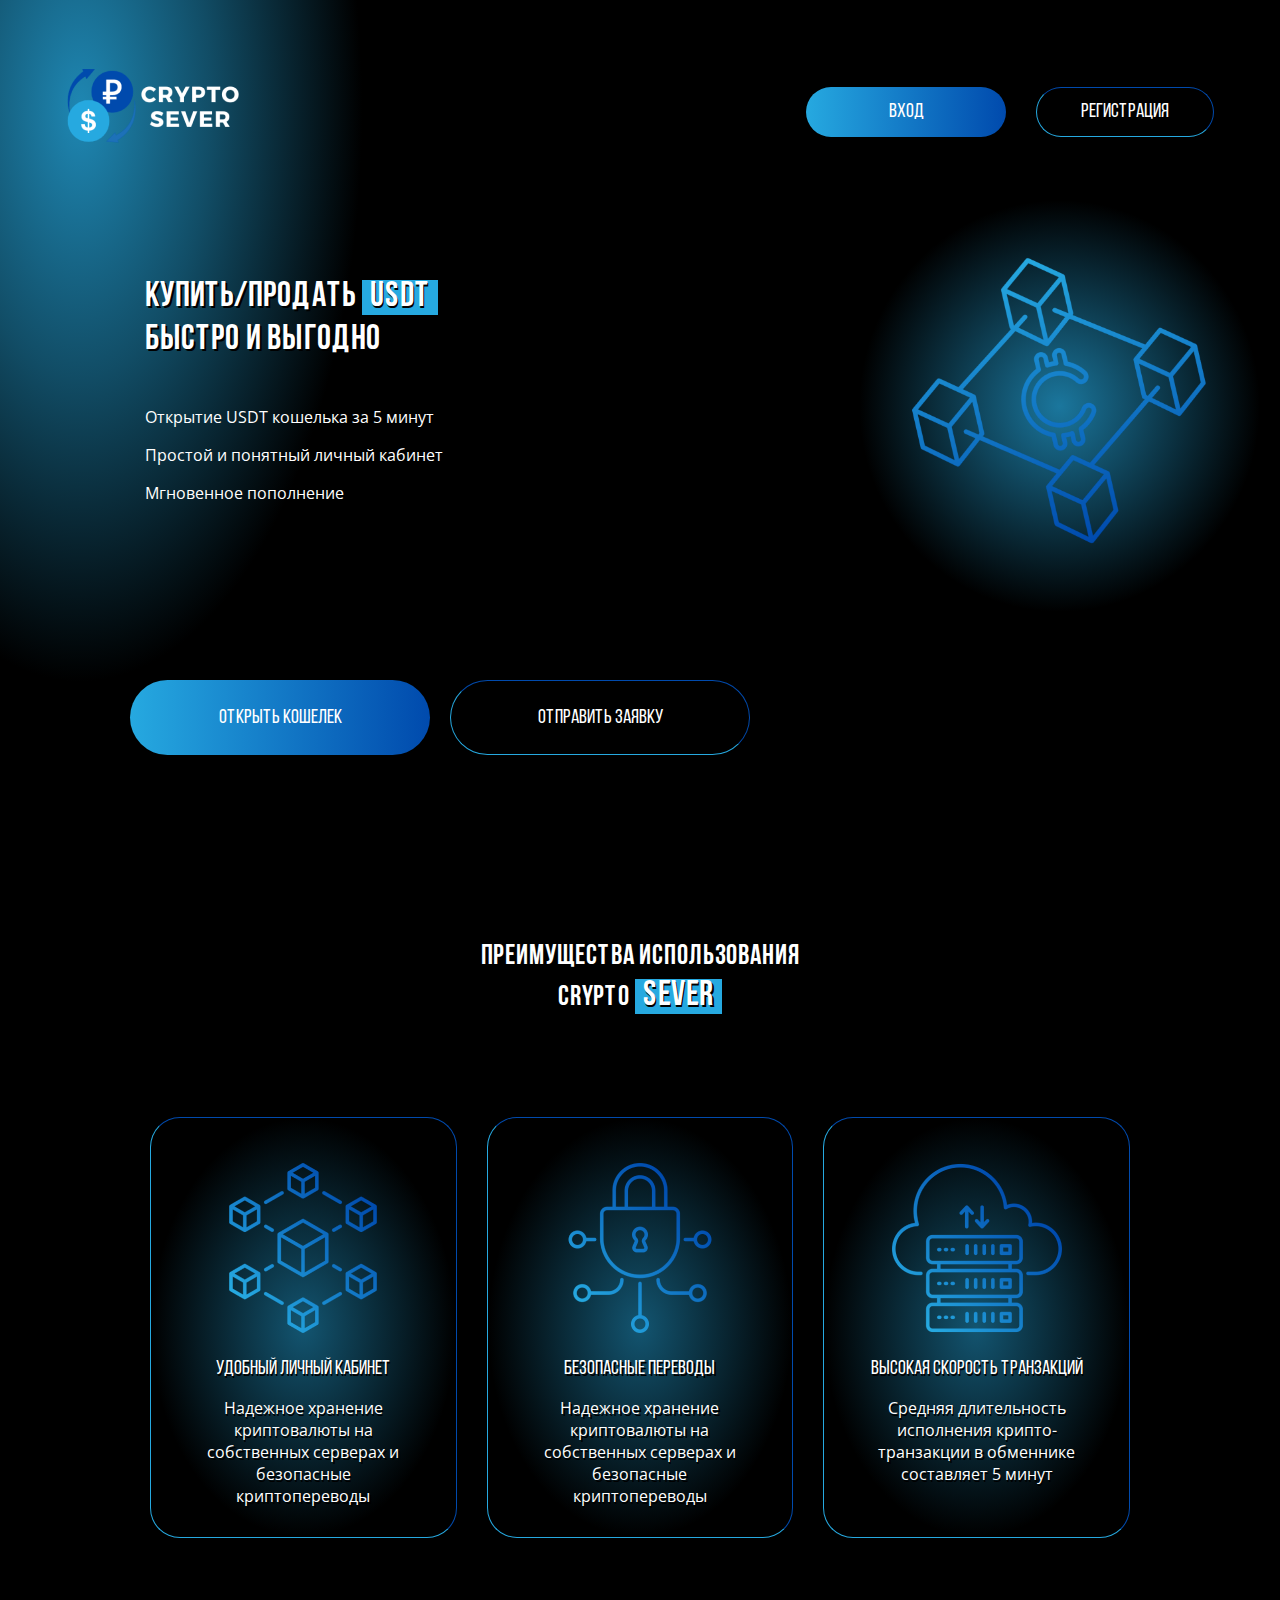
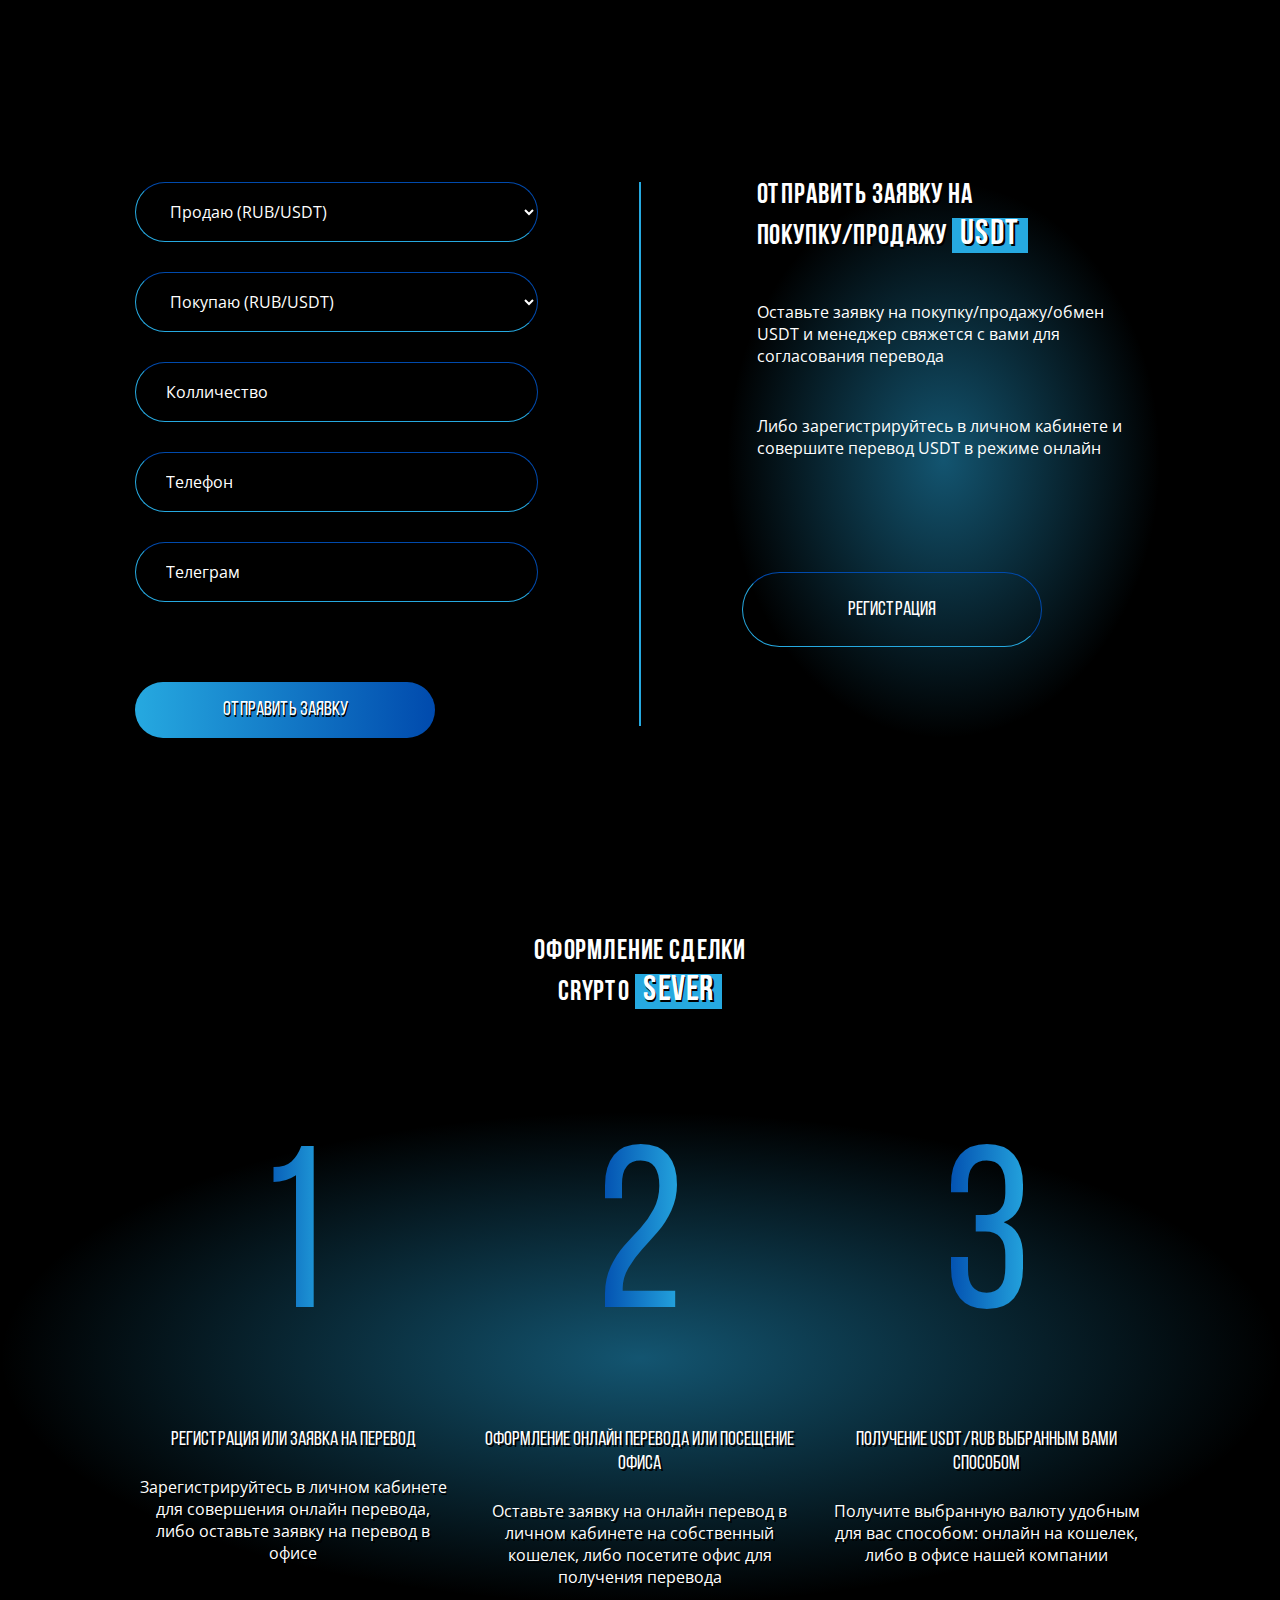
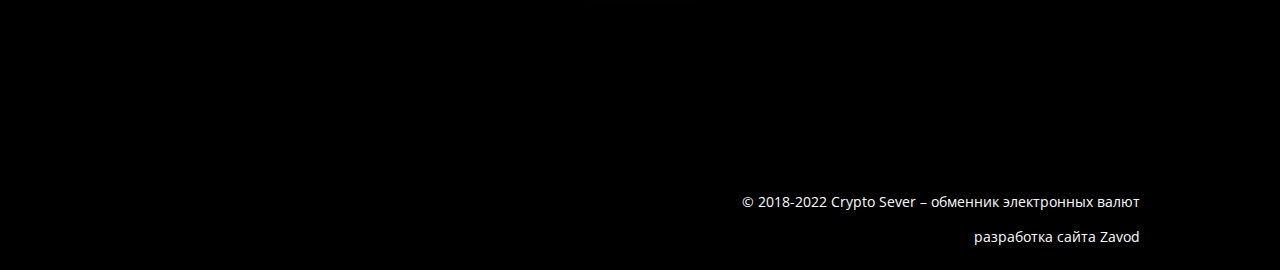
<file: index.html>
<!DOCTYPE html>
<html lang="en">
<head>
    <meta charset="UTF-8">
    <meta http-equiv="X-UA-Compatible" content="IE=edge">
    <meta name="viewport" content="width=device-width, initial-scale=1.0">
    <title>Document</title>
    <link rel="stylesheet" href="https://cdn.jsdelivr.net/npm/bootstrap@4.0.0/dist/css/bootstrap.min.css" integrity="sha384-Gn5384xqQ1aoWXA+058RXPxPg6fy4IWvTNh0E263XmFcJlSAwiGgFAW/dAiS6JXm" crossorigin="anonymous">
    <link rel="stylesheet" href="css/style.css">
</head>
<body>
    
    <div class="container-fluid body">
        <div class="gradient1 row">
            <div class="col-12">
                <div class="row header">
                    <div class="col-md-3 col-6 mt-5 imageLogo">
                        <img src="images/logo.png" alt="img">
                    </div>
                    <div class="col-md-9 col-6 d-flex justify-content-end myNavbar">
                        <nav class="navbar navbar-expand-md navbar-dark ">  
                            <button class="navbar-toggler" type="button" data-toggle="collapse" data-target="#navbarNav" aria-controls="navbarNav" aria-expanded="false" aria-label="Toggle navigation">
                              <span class="navbar-toggler-icon"></span>
                            </button>
                            <div class="collapse navbar-collapse" id="navbarNav">
                                <ul class="navbar-nav signreg ">
                               
                                <li class="nav-item    sign">
                                  <a class="nav-link" href="user.html">вход</a>
                                </li>
                                <li class="nav-item    reg">
                                  <a class="nav-link" href="#">Регистрация</a>
                                </li>
                              </ul>
                            </div>
                          </nav>
                    </div>
                </div>
            </div>            
        </div>

         
        

        
        <div class="row  main">
            <div class="col-12 mainInner">
                <div class="gradient2">  
                    <img width="100%"   src="images/unname.png" alt="img">
                </div>
                <div class="mainInnerText">
                    <h1 class="buy">КУПИТЬ/ПРОДАТЬ <span class="usid">USDT</span></h1> 
                    <h1 class="buy  mb-5"> Быстро и Выгодно</h1>
                    <p class="simple mt-md-0 mt-5">Открытие USDT кошелька за 5 минут</p>
                    <p class="simple">Простой и понятный личный кабинет</p>
                    <p class="simple simple1">Мгновенное пополнение </p>
                </div>
            </div> 
        </div>
                        
                        
    
   
        <div class="row justify-content-start openSend">
            <div class="open col-md-3 col-12 mb-5">
                <a href="">открыть кошелек</a> 
            </div>
            <div class="col-md-3 col-12 send   mb-5 ">
                <a href="">отправить заявку</a>
            </div>
        </div>
                
            

        <div class="row justify-content-between criptoSerer ">
            <div class="col-12 cliptSerer1 ">        
                <h2 class=" buy1 ">преимущества использования 
                </h2> 
                <h2 class=" buy1 mb-5 "> crypto <span class="usid">sever</span></h2>
            </div>
        </div>


        <div class="row justify-content-between ">        
            <div class="col-md-12">
                <div class="row kardContainer ">
                    <div class="col-md-4 d-flex justify-content-center">
                        <div class="kard d-flex gradient4 border-gradient-rounded">
                            <div class="mb-4 kardImage"><img src="images/blockchain 1.png" alt="kardImage">
                            </div>
                            <div class="mb-2"><h4>удобный личный кабинет</h4>
                            </div>
                            <div class="kardP"><p>Надежное хранение криптовалюты
                                        на собственных серверах и безопасные криптопереводы</p>
                            </div>
                        </div>
                    </div>
                            
                    <div class="col-md-4 d-flex justify-content-center">
                        <div class="kard d-flex gradient3">
                            <div class="mb-4 kardImage"><img src="images/cryptography 2.png" alt="kardImage">
                            </div>
                            <div class="mb-2"><h4>БЕЗОПАСНЫЕ ПЕРЕВОДЫ</h4>
                            </div>
                            <div class="kardP"><p>Надежное хранение криптовалюты
                                        на собственных серверах и безопасные криптопереводы</p>
                            </div>
                        </div>
                    </div>
                    <div class="col-md-4 d-flex justify-content-center">
                        <div class="kard d-flex gradient4">
                            <div class="mb-4 kardImage"><img src="images/hosting 1.png" alt="kardImage">
                            </div>
                            <div class="mb-2"><h4>Высокая скорость транзакций</h4>
                            </div> 
                            <div class="kardP"><p>Средняя длительность исполнения крипто-транзакции в обменнике составляет 5 минут</p>   
                            </div>
                        </div>   
                    </div>
                </div>     
            </div>
        </div>        
        
            
        

       


                <div class="row inputContainer">
                    <div class="col-md-5 col-12">
                        <form action="">
                                <select class="select1" name="" id="">
                                <option class="optionColor" value="" disabled selected hidden>Продаю (RUB/USDT) </option>
                                </select>
                                
                                <select class="select1" name="" id="">
                                <option class="optionColor" value="" disabled selected hidden>Покупаю (RUB/USDT) </option>
                                </select>
                                <input class="select1" type="text" placeholder="Колличество">
                                <input class="select1" type="text" placeholder="Телефон">
                                <input class="select1" type="text" placeholder="Телеграм">
                                <button class="open1  ">
                                    Отправить заявку 
                                </button>
                        </form>
                    </div>
                    <div class="col-2  line ">
                        <img src="images/line.svg" alt="">
                    </div>
                    <div class="col-5   formDiscription">
                        <div class="row formDiscriptionInner">
                            <div class="col-12">
                                <h2 class=" buy1 ">отправить заявку на  
                                </h2> 
                                <h2 class=" buy1 mb-5 ">  покупку/продажу <span class="usid"> usdt</span></h2>
                                <p class=" mb-5 ">Оставьте заявку на покупку/продажу/обмен USDT и менеджер
                                    свяжется с вами для согласования перевода</p>
                                <p class=" mb-5 ">Либо зарегистрируйтесь в личном кабинете и совершите
                                        перевод USDT в режиме онлайн</p>
                            </div>
                        </div>
                        <div class="reg1">
                            <a class="nav-item nav-link" href="#">Регистрация</a>
                        </div>
                    </div>
                </div>

                <div class="row justify-content-between contract">
            
                    <div class="col-12 cliptSerer1">
                        <h2 class=" buy1 ">оформление сделки      
                        </h2> 
                        <h2 class=" buy1 mb-5 "> crypto <span class="usid">sever</span></h2>
                    </div>
                </div>
            
                      
                <div class="row kardContainer gradient3">
                    <div class="col-md-4">
                        <div class="kard1 kardGradient d-flex ">
                            <div class="mb-4 "><p class="number">1</p>
                            </div>
                            <div class="mb-3"><h4>регистрация или заявка
                                    на перевод</h4>
                            </div>
                            <div class="kard1P"><p>Зарегистрируйтесь в личном кабинете для совершения онлайн перевода, либо оставьте заявку на перевод в офисе</p>
                            </div>
                        </div>        
                    </div>
                    <div class="col-md-4 ">
                        <div class="kard1 d-flex ">
                            <div class="mb-4 "><p class="number">2</p>
                            </div>
                            <div class="mb-3"><h4>оформление онлайн перевода или
                                    Посещение офиса</h4>
                            </div>
                            <div class="kard1P"><p>Оставьте заявку на онлайн перевод в личном кабинете на собственный кошелек, либо посетите офис для получения перевода</p>
                            </div>
                        </div>          
                    </div>
                    <div class="col-md-4 kardGradient">
                        <div class="kard1 d-flex ">
                            <div class="mb-4 "><p class="number">3</p>
                            </div>  
                            <div class="mb-3"><h4>Получение USDt/RUB выбранным
                                    вами способом</h4>
                            </div>
                                <div class="kard1P"><p>Получите выбранную валюту удобным для вас способом: онлайн на кошелек, либо в офисе нашей компании</p>
                            </div>
                        </div>  
                    </div>  
                </div>
              


                    <div class="row">
                        <div class="col-12 footer mb-2">    
                            <p>© 2018-2022 Crypto Sever – обменник электронных валют</p> 
                            <p>разработка сайта Zavod</p>
                        </div>
                    </div>
           
 
            


      
    
</div>

    
<script src="https://code.jquery.com/jquery-3.2.1.slim.min.js" integrity="sha384-KJ3o2DKtIkvYIK3UENzmM7KCkRr/rE9/Qpg6aAZGJwFDMVNA/GpGFF93hXpG5KkN" crossorigin="anonymous"></script>
<script src="https://cdn.jsdelivr.net/npm/popper.js@1.12.9/dist/umd/popper.min.js" integrity="sha384-ApNbgh9B+Y1QKtv3Rn7W3mgPxhU9K/ScQsAP7hUibX39j7fakFPskvXusvfa0b4Q" crossorigin="anonymous"></script>
<script src="https://cdn.jsdelivr.net/npm/bootstrap@4.0.0/dist/js/bootstrap.min.js" integrity="sha384-JZR6Spejh4U02d8jOt6vLEHfe/JQGiRRSQQxSfFWpi1MquVdAyjUar5+76PVCmYl" crossorigin="anonymous"></script>
</body>
</html>
</file>
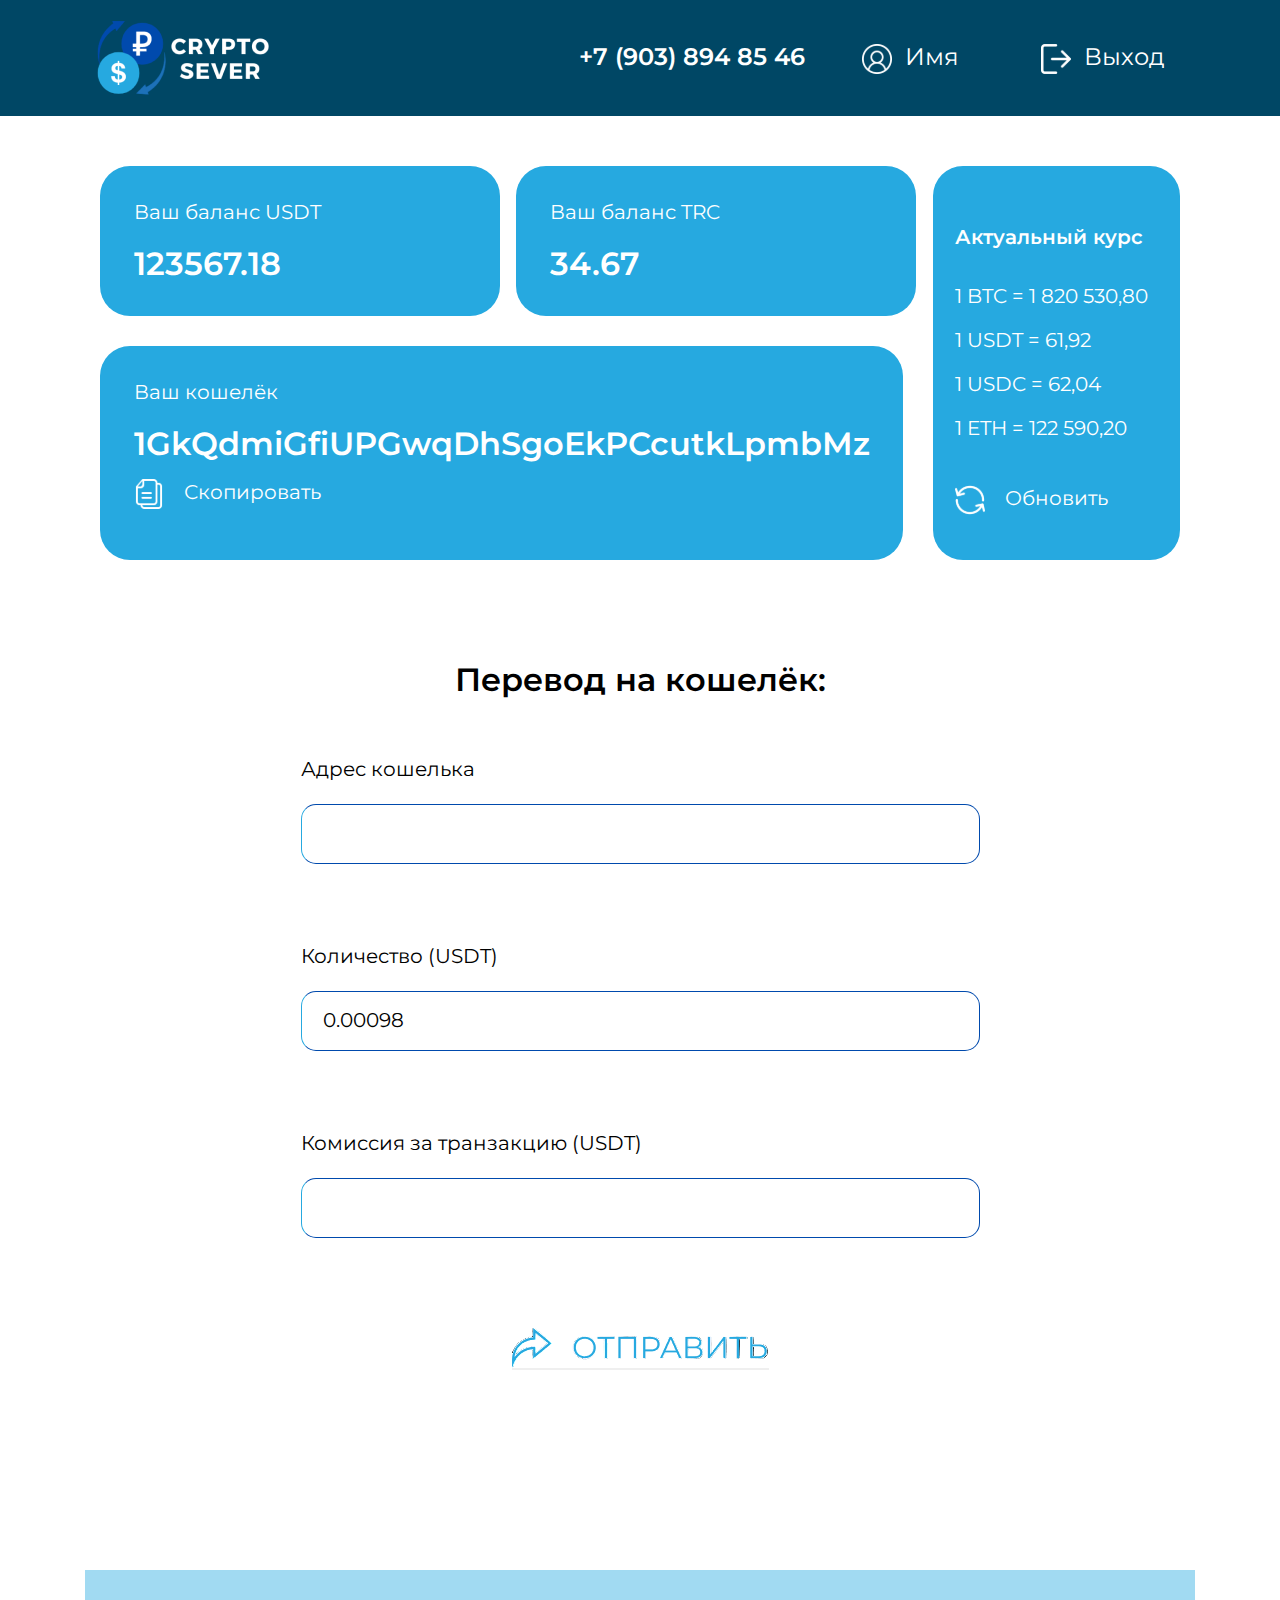
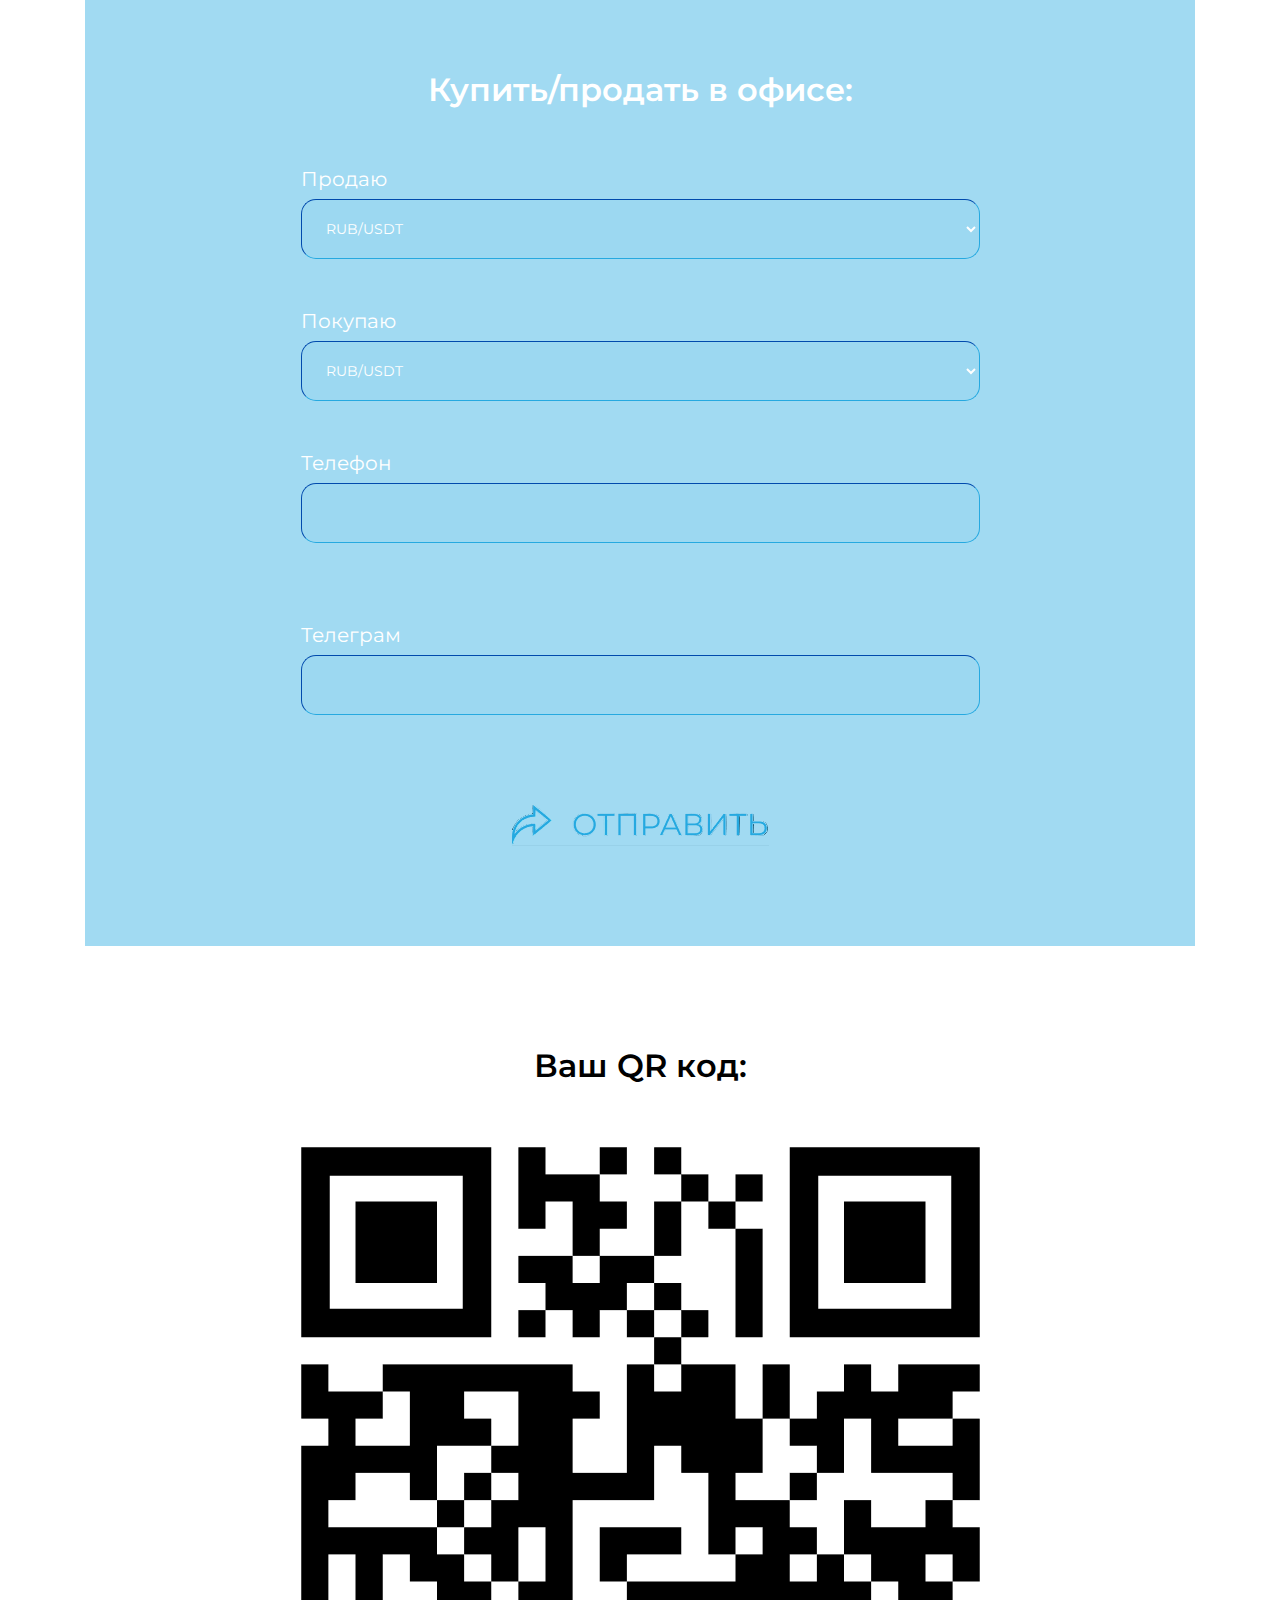
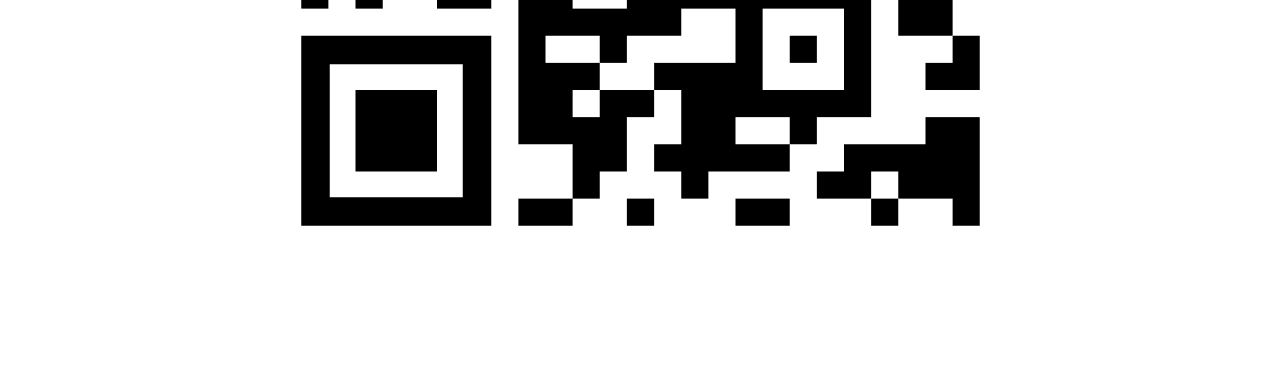
<file: user.html>
<!DOCTYPE html>
<html lang="en">
<head>
    <meta charset="UTF-8">
    <meta http-equiv="X-UA-Compatible" content="IE=edge">
    <meta name="viewport" content="width=device-width, initial-scale=1.0">
    <title>Document</title>
    
    <link rel="stylesheet" href="https://cdn.jsdelivr.net/npm/bootstrap@4.0.0/dist/css/bootstrap.min.css" integrity="sha384-Gn5384xqQ1aoWXA+058RXPxPg6fy4IWvTNh0E263XmFcJlSAwiGgFAW/dAiS6JXm" crossorigin="anonymous">
    
    <link rel="stylesheet" href="css/style.css">
</head>
<body>
   <div class="container-fluid containerAll">

   
<div class="container">
    <div class="row userBody justify-content-between  align-items-center">
        <div class="col-xl-5 col-md-3 col-5  logoImageUser d-flex justify-content-start">
            <div class="logoImageUser1">
               <img  src="images/logo.png" alt="img"> 
            </div>
            
        </div>
        <div class="col-xl-7 col-md-9 col-7"  >
            <div class="row justify-content-between">    
                <div class="col-md-5 col-12  d-flex justify-content-end">
                    <a class="userA userTell" href="">+7 (903) 894 85 46</a>
                </div>
                <div  class="col-md-3 col-6 d-flex justify-content-end">
                <a class="userA" href=""><img src="images/user.svg" alt="">Имя</a>
                </div>
                <div class="col-md-4 col-6  d-flex justify-content-end">
                    <a class="userA" href=""><img src="images/logout.svg" alt="">Выход</a>
                </div>
            </div> 
        </div>     
    </div>
</div>
</div> 

<div class="container">
    <div class="row userKard ">
        <div class="col-xl-9 col-12 ">
            <div class="row userCardRow justify-content-between">
                <div class="col-xl-6 userCardCenter   col-12 ">
                    <div class="bgBlueLeft">
                        <p class="userP">Ваш баланс USDT </p>
                        <p class="bigBoldP">123567.18</p>
                    </div>  
                </div>
                <div class="col-xl-6 userCardCenter col-12 ">
                    <div class="bgBlueLeft">
                        <p class="userP">Ваш баланс TRC</p>
                        <p class="bigBoldP">34.67</p>
                    </div>
                </div>
            </div>
            <div lass="row justify-content-center bgBlueBottomBlock">
                <div class="  col-12 bgBlueBottom">
                    <p class="userP">Ваш кошелёк</p>
                    <p class="bigBoldP bigBoldPCode ">1GkQdmiGfiUPGwqDhSgoEkPCcutkLpmbMz</p>
                    <p class="userP"> <img src="images/copy.svg" alt=""> Скопировать</p>
                </div>
            </div>
        </div>
        <div class="col-xl-3 userCardCenter  col-12 ">
            <div class="bgBlue">
                <p class="boldP">Актуальный курс
                </p>
                <p class="userP">1 BTC = 1 820 530,80 </p>
                <p class="userP">1 USDT = 61,92 </p>
                <p class="userP">1 USDC = 62,04 </p>
                <p class="userP">1 ETH = 122 590,20 </p>
                <p class="userP"><img src="images/refresh.svg" alt=""> Обновить </p>
            </div>
        </div>
    </div>
    
    <div class="row  transfer justify-content-center">
        <div class="col-12 d-flex justify-content-center">
            <h2 class="transferH2">Перевод на кошелёк:</h2>  
        </div>
        <div class="col-12 d-flex justify-content-center">
            <form action="">
                <label for="walet">Адрес кошелька</label> <br>
                <input class="waletInput" type="text" id="" name="walet"><br>
                <label for="number">Количество (USDT)</label> <br>
                
                    <input class="waletInput" placeholder="0.00098" type="number" id="" name="number"><br>
               
                <label for="Commission">Комиссия за транзакцию (USDT)</label> <br>
                <input class="waletInput" type="text" id="" name="Commission"><br>
                <div class="userButton">
                    <button ><img src="images/userSend-removebg-preview-PhotoRoom.png" alt=""></button>
                </div>
            </form>
        </div>
    </div>

    <div class="row  onlineShop justify-content-center">
        <div class="col-12 d-flex justify-content-center">
            <h2 class="onlineShopH2">Купить/продать в офисе:</h2>  
        </div>
        <div class="col-12 d-flex justify-content-center">
            <form action=""> 
                <label class="onlineShopLable" for="sell">Продаю</label><br>
                <select class="selectUser" name="sell" id="">
                  <option class="userOption" value=""disabled selected hidden>RUB/USDT</option>
                </select>
                <br>
                <label class="onlineShopLable" for="sell">Покупаю</label><br>
                <select class="selectUser" name="sell" id="">
                  <option class="userOption" value=""disabled selected hidden>RUB/USDT</option>
                </select>
                <br>
               
                
                <label class="onlineShopLable" for="tel">Телефон</label> <br>
                <input class="selectUser" type="tel" id="" name="tel"><br>    
                <label class="onlineShopLable" for="telegramm">Телеграм</label> <br>
                <input class="selectUser" type="text" id="" name="telegramm"><br>
                <div class="userButton">
                    <button > <img src="images/userSend-removebg-preview-PhotoRoom.png" alt=""></button>
                </div>
            </form>
        </div>
    </div>
    <div class="row justify-content-center qrCode">
        <div class="col-12 d-flex justify-content-center">
            <h2 class="qrCodeH2">
                Ваш QR код:
            </h2>
        </div>
        <div class="col-12  d-flex justify-content-center qR">
            <img src="images/qr.png" alt="">

        </div>
    </div>
    
              
           
                
                
              
           
 
            


      

</div>

    
    <script src="https://code.jquery.com/jquery-3.2.1.slim.min.js" integrity="sha384-KJ3o2DKtIkvYIK3UENzmM7KCkRr/rE9/Qpg6aAZGJwFDMVNA/GpGFF93hXpG5KkN" crossorigin="anonymous"></script>
    <script src="https://cdn.jsdelivr.net/npm/popper.js@1.12.9/dist/umd/popper.min.js" integrity="sha384-ApNbgh9B+Y1QKtv3Rn7W3mgPxhU9K/ScQsAP7hUibX39j7fakFPskvXusvfa0b4Q" crossorigin="anonymous"></script>
    <script src="https://cdn.jsdelivr.net/npm/bootstrap@4.0.0/dist/js/bootstrap.min.js" integrity="sha384-JZR6Spejh4U02d8jOt6vLEHfe/JQGiRRSQQxSfFWpi1MquVdAyjUar5+76PVCmYl" crossorigin="anonymous"></script>
    
</body>
</html>
</file>
<file: css/style.css>
@import url('https://fonts.googleapis.com/css2?family=Alegreya+Sans:ital,wght@1,500;1,700;1,800;1,900&family=Bebas+Neue&family=Montserrat:ital,wght@0,100;0,200;0,300;0,500;0,600;0,700;0,800;0,900;1,100;1,200;1,300;1,400;1,500;1,600;1,700;1,800;1,900&family=Roboto:ital,wght@0,400;1,100;1,300;1,400;1,500;1,700;1,900&family=Supermercado+One&display=swap');
@import url('https://fonts.googleapis.com/css2?family=Alegreya+Sans:ital,wght@1,500;1,700;1,800;1,900&family=Bebas+Neue&family=Montserrat:ital,wght@0,100;0,200;0,300;0,500;0,600;0,700;0,800;0,900;1,100;1,200;1,300;1,400;1,500;1,600;1,700;1,800;1,900&family=Open+Sans&family=Roboto:ital,wght@0,400;1,100;1,300;1,400;1,500;1,700;1,900&family=Supermercado+One&display=swap');



@font-face {
  font-family: 'BebasNeueRegular';
  src: url('../fonts/BebasNeueRegular.eot');
  src: url('../fonts/BebasNeueRegular.eot?#iefix') format('embedded-opentype'),
       url('../fonts/BebasNeueRegular.svg#BebasNeueRegular') format('svg'),
       url('../fonts/BebasNeueRegular.ttf') format('truetype'),
       url('../fonts/BebasNeueRegular.woff') format('woff'),
       url('../fonts/BebasNeueRegular.woff2') format('woff2');
  font-weight: normal;
  font-style: normal;
}
@font-face {
  font-family: 'BebasNeueBold';
  src: url('../fonts/BebasNeueBold.eot');
  src: url('../fonts/BebasNeueBold.eot?#iefix') format('embedded-opentype'),
       url('../fonts/BebasNeueBold.svg#BebasNeueBold') format('svg'),
       url('../fonts/BebasNeueBold.ttf') format('truetype'),
       url('../fonts/BebasNeueBold.woff') format('woff'),
       url('../fonts/BebasNeueBold.woff2') format('woff2');
  font-weight: normal;
  font-style: normal;
}


*{
    margin: 0;
    padding: 0;
    border: 0;
}
*,
*::after,
*::before{
  box-sizing: border-box;
}
h1, h2, h3, h4, h5, h6, p {
  font-size: inherit;
  font-weight: inherit;
}
a, a:visited, a:hover{
    text-decoration: none;
    color: inherit;
}
ul{
  list-style: none;
}

input:focus, 
input:active, 
button:focus, 
button:active,
select:focus,
select:active
{
    outline: none;
}
input{
    border: none;
}
input::-ms-clear{
  display: none;
}
input, textarea, button, select{
  font-family: inherit;
  font-size: inherit;
}
button::-moz-focus-inner {
  padding: 0;
  border: 0;
}
button::-moz-focus-inner {
  padding: 0;
  border: 0;
}

label, button, a{
  cursor: pointer;
}

legend {
  display: block;
}

.body{
  background-color: #000000;
}

.container-fluid{
    padding: 0;
    margin: 0 auto;
   

}
.row{
  margin: 0;
}


.gradient1{
   
   height: 800px;
    background: radial-gradient(70.14% 227.25% at 6.25% 13.75%, rgba(38, 169, 224, 0.8) 0%, rgba(38, 169, 224, 0.456) 14.63%, rgba(0, 0, 0, 0.384) 31.44%, rgba(0, 0, 0, 0.592) 69.73%, rgba(0, 0, 0, 0.8) 100%);
}
.gradient2{
    width: 589px;
    height: 605px;
    background-image: radial-gradient(50% 50% at 50% 50%, rgba(38, 169, 224, 0.7) 0%, rgba(0, 0, 0, 0) 100%);
    
}
.mainInner{
  margin-top: -520px;
}
.sign{
    width: 200px;
    height: 50px;
    background: linear-gradient(270deg, #004AAD 0%, #26A9E0 99.99%, #26A9E0 100%);
    border-radius: 40px;
   
  
}
.open{
  max-width: 300px;
  width: 100%;
  height: 50px;
  background: linear-gradient(270deg, #004AAD 0%, #26A9E0 99.99%, #26A9E0 100%);
  border-radius: 40px;
 

}
.navbar-dark, .navbar-toggler{
  border: none;
  margin-left: 86%;
}

.send{
  margin-left: 20px;
  padding: 16px 16px;
  display: flex;
  justify-content: center;
  align-items: center;
  max-width: 300px;
  width: 100%;
  height: 50px;
  border-bottom: 1px solid #26A9E0 ;
  border-left: 1px solid #26A9E0 ;
  border-right: 1px solid #004AAD ;
  border-top: 1px solid #004AAD ;
  border-radius: 40px;
}
.open{
  margin-left: 130px;
  padding: 16px 16px;
  display: flex;
  justify-content: center;
  align-items: center;
  
}
.openSend{
  margin-top: -120px;
}
.reg{
    width: 247px;
    height: 50px;
    border-bottom: 1px solid #26A9E0 ;
    border-left: 1px solid #26A9E0 ;
    border-right: 1px solid #004AAD ;
    border-top: 1px solid #004AAD ;
    border-radius: 40px;
    margin-left: 30px;
    margin-right: 121px;
}
.reg, .sign{
    padding: 16px 36px;
    display: flex;
    justify-content: center;
    align-items: center;
}

.open,.send{
  height: 75px;
}
.reg a, .sign a, .reg1 a{
    font-style: normal;
    font-family: 'BebasNeueRegular';
    text-transform: uppercase;
    font-weight: 400;
    font-size: 20px;
    line-height: 29px;
    color: #FFFF !important;
}
.open a, .send a{
  font-family: 'BebasNeueRegular';
  font-style: normal;
  font-weight: 400;
  font-size: 30px;
  line-height: 36px;
  color: #FFFFFF;
}
h1, .usid{
  font-family:'BebasNeueBold' ;
    font-style: normal;
    font-weight: 700;
    font-size: 56px;
    line-height: 70px;
    text-transform: uppercase;
    letter-spacing: 0.03em;
    color: #FFFFFF;
    text-shadow: 1.5px 1.5px black;
}
.usid{
    background-color: #26A9E0;
    padding: 0 8px;
}
p{
  font-family: 'Open Sans', sans-serif;
    font-style: normal;
    font-weight: 400;
    font-size: 24px;
    line-height: 33px;
    color: #FFFFFF;
    text-shadow: 1.5px 1.5px black;
    
}
.buy, .simple{
  margin-left: 130px;
}

.main{
  position: relative;

}
.gradient2{
  position: absolute;
  right: 20px;
  top: -80px;
}



.buy1{
  font-family: 'BebasNeueBold';
  font-style: normal;
  font-weight: 700;
  font-size: 50px;
  line-height: 50px;
  text-align: left;
  letter-spacing: 0.03em;
  text-transform: uppercase;
  color: #FFFFFF;
  text-shadow: 1.5px 1.5px black;

}
h4{
  font-family: 'BebasNeueRegular';
  font-style: normal;
  font-weight: 400;
  font-size: 30px;
  line-height: 36px;
  text-transform: uppercase;
  color: #FFFFFF;
  text-shadow: 1.5px 1.5px black;
}
.kardContainer{
  padding-left: 120px;
  padding-right: 120px;
  margin-top: 55px;
  
}
.kard{
  max-width: 380px;
  height: 421px;
  width: 100%;
  padding: 45px 12px;
  flex-direction: column;
  justify-content: space-between;
  align-items: center;
  text-align: center; 
  border-radius: 30px;
  border-bottom: 1px solid #26A9E0 ;
  border-left: 1px solid #26A9E0 ;
  border-right: 1px solid #004AAD ;
  border-top: 1px solid #004AAD ;
}
.kard1{
display: flex;
flex-direction: column;
justify-content: space-between;
  align-items: center;
  text-align: center; 
}
.kardImage{
  width: 170px;
  height: 170px;

}
.gradient4,
.gradient3{
  background: radial-gradient(50% 50% at 50% 50%, rgba(38, 169, 224, 0.5) 0%, rgba(0, 0, 0, 0) 100%);
}
.select1{
  padding-left: 30px;
  padding-right: 30px;
  max-width: 513px;
  width: 100%;
  height: 60px;
  border-radius: 30px;
  border-bottom: 1px solid #26A9E0 ;
  border-left: 1px solid #26A9E0 ;
  border-right: 1px solid #004AAD ;
  border-top: 1px solid #004AAD ;
  background-color:  rgba(0, 0, 0, 0);
  color: #FFFF;
  margin-bottom: 30px;
  font-family: 'Open Sans', sans-serif;
font-style: normal;
font-weight: 400;
font-size: 16px;
line-height: 22px;
  
}
input::placeholder{
  color: #FFFF;
  font-family: 'Open Sans', sans-serif;
  font-style: normal;
  font-weight: 400;
  font-size: 16px;
  line-height: 22px;
  text-shadow: 1.5px 1.5px black;
}
input{
  margin-bottom: 30px;
}
button{
  font-family: 'BebasNeueRegular';
  font-style: normal;
  font-weight: 400;
  font-size: 30px;
  line-height: 36px;
  text-transform: uppercase;
  color: #FFFFFF;
  text-shadow: 1.5px 1.5px black;
}
.open1{
  padding: 16px 16px;
  display: flex;
  max-width: 300px;
  width: 100%;
  justify-content: center;
  align-items: center;
  background: linear-gradient(270deg, #004AAD 0%, #26A9E0 99.99%, #26A9E0 100%);
  border-radius: 40px;
  margin-top: 50px;
}
.inputContainer{
  padding-left: 120px;
  padding-right: 120px;
  margin-top: 244px;

}
.line{
  display: flex;
  justify-content: center;
  align-items: flex-start;
  
  
}
.formDiscription{
  background: radial-gradient(50% 50% at 50% 50%, rgba(38, 169, 224, 0.5) 0%, rgba(0, 0, 0, 0) 100%);
  
}

.reg1{
  border-bottom: 1px solid #26A9E0 ;
  border-left: 1px solid #26A9E0 ;
  border-right: 1px solid #004AAD ;
  border-top: 1px solid #004AAD ;
  border-radius: 40px;
  padding: 16px 36px;
  display: flex;
  justify-content: center;
  align-items: center;
  width: 300px;
  height: 75px;
  margin-top: 65px;
}
.number{
  font-family: 'BebasNeueRegular';
  font-style: normal;
  font-weight: 400;
  font-size: 230px;
  line-height: 276px;
  background: -webkit-linear-gradient(180deg, #26A9E0 0%, #004AAD 100%);
  -webkit-background-clip: text;
  -webkit-text-fill-color: transparent;
  text-shadow: none;
}
.footer{
  display: flex;
  flex-direction: column;
  align-items: flex-end;
  justify-content: center;
  text-align: right;
  font-family: 'Open Sans', sans-serif;
  font-style: normal;
  font-weight: 400;
  font-size: 11px;
  line-height: 15px;
  padding-right: 140px;
  margin-top: 188px;
  text-shadow: 1.5px 1.5px black;

}
.criptoSerer{
  margin-top:140px ;
}
.contract{
  margin-top: 200px;
}
.footer p{
  font-family: 'Open Sans';
  font-style: normal;
  font-weight: 400;
  font-size: 14px;
  line-height: 19px;
  text-shadow: 1.5px 1.5px black;
}
.kard1P p, .kardP p{
  font-family: 'Open Sans';
font-style: normal;
font-weight: 400;
font-size: 16px;
line-height: 22px;
text-align: center;
text-shadow: 1.5px 1.5px black;
}
.kardP p{
  padding: 0 25px;
}
.cliptSerer1{
  display: flex;
  flex-direction: column;
  align-items: center;
}


@media only screen and (max-width: 1340px) {
  .buy, .usid {
    font-size: 35px;
    line-height: 35px;
  }
  .buy1{
    font-size: 28px;
    line-height: 28px;
  }
  .gradient2{
    width: 401px;
    height: 412px;
    background: radial-gradient(50% 50% at 50% 50%, rgba(38, 169, 224, 0.7) 0%, rgba(0, 0, 0, 0) 100%);
    
  }
  .gradientImage{
    width: 401px;
    height: 412px;
    object-fit: none;
  }
  p{
    font-size: 16px;
    line-height: 22px;
    
  }

  .reg a, .sign a, .open a, .send a, .reg1 a, h4, .open1  {
    font-size: 20px;
    line-height: 24px;
  }
  input::placeholder, .select1{
    font-size: 16px;
line-height: 22px;
  }
  .kardP{
    font-size: 14px;
line-height: 19px;
  }
  footer p{
    font-size: 11px;
line-height: 15px;
  }
  .reg{
    margin-right: 20px;
    width: auto;
  }
  
  
}
@media only screen and (max-width: 1065px){
  .buy, .simple{
    margin-left: 15px;
  }
  .openSend{
    padding-left: 15px;
    padding-right: 15px;
    
  }
  .open{
    margin-left: 0;
  }
  .kardContainer{
    padding-left: 15px;
    padding-right: 15px;
  }
  .inputContainer{
    padding-left: 15px;
    padding-right: 15px;
  }
  .footer{
    padding-right: 15px;
  }
  
}
@media only screen and (max-width: 1065px){
  .kardP p{
    padding: 0;
  }
  h4{
    font-size: 18px;
  }
  
}

@media only screen and (max-width: 767px){
 
 
  .reg, .sign{
      margin-left: 60%;
     
    }
    .number{
      font-size: 190px;
      line-height: 190px;
    }
    .kardContainer{
      margin-top: 20px;
    }
    
    .reg, .sign{
      border: none;
      width: auto;
      background: none;

}
  .kardP p{
    padding: 0 15px;
  }
  h4{
    font-size: 20px;
  }.line{
    display: none;
  }
  .gradient1{
    background: #000000;
  }
  .imageLogo{
    width: 155px;
    height: 140px;
    margin-left: -15px;
  }
  .imageLogo img{
    width: 155px;
    height: 140px;
    object-fit: cover;

  }



  .gradient2 {
    position:absolute;
    top: 20px;
    right: -140px;
    transform: rotate(-15.4deg);
    

}
.gradient3{
  background:none;
}
.openSend {
  margin-top: -200px;
}
.open,.send{
  height: 50px;
  max-width: 250px;
 
}
.send{
  margin-left: 0;
}
.open{
  margin-right: 20px;
}
.mainInner{
  position: relative;
  overflow: hidden;
}
.mainInnerText{
  position: absolute;
 
  
}
.kard{

  margin-bottom: 40px;
}
.formDiscription{
  max-width: 100%;
}
.inputContainer{
  flex-direction: column-reverse;
  margin-right: 0px;
  background: radial-gradient(50% 50% at 50% 50%, rgba(38, 169, 224, 0.5) 0%, rgba(0, 0, 0, 0) 100%);

}
.kardGradient{
  background: radial-gradient(50% 50% at 50% 50%, rgba(38, 169, 224, 0.5) 0%, rgba(0, 0, 0, 0) 100%);
}
.inputContainer{
  margin-top: 120px;
}
.buy1{
  display: flex;
  justify-content: center;
}
.contract{
  margin-top: 0px;
}

.reg1, .open1{
  width: 100%;
  max-width: 100%;
  height: 50px;
  margin-bottom: 70px;
}
.select1{
  width: 100%;
  min-width: 100%;
  height: 50px;
}
.footer{
  margin-right: 20px;
  text-align: center;
  align-items: center;
  justify-content: center;
  padding-right: 20px;
  
}

}




 
 /* user */
 body{
  color: #F5F5F5;;
 }
 .containerAll{
height: 116px;
  background-color: #004765;
  
 }
 .userBody{
  background-color: #004765;
  height: 116px;
 }

 .logoImageUser{
 height: 116px;
 overflow: hidden;
 }
 .logoImageUser1, .logoImageUser1 img {
  width: 237px;
  margin-left: -20px;
}

 .userA{
  font-family: 'Montserrat', sans-serif;
  font-style: normal;
  font-weight: 400;
  font-size: 24px;
  line-height: 29px;
  color: #FFFFFF !important;
 } 
 .userA img{
  margin-right:13px;
 }
 .userTell{
  font-weight: 600;
  
 }
 .userKard{
  margin-top: 50px;

 }
 .bgBlue{
  display: flex;
  flex-direction: column;
  justify-content: center;
  max-width: 281px;
  height: 394px;
  background: #26A9E0;
  border-radius: 30px;
  padding-top: 34px;
  padding-left: 22px;
 }
 .boldP{
  font-family: 'Montserrat', sans-serif;
  font-style: normal;
  font-weight: 600;
  font-size: 20px;
  line-height: 24px;
  color: #FFFFFF;
  margin-bottom: 35px;
 }
 .userCardRow{
  margin-left: -15px;
  margin-right: -15px;
 }
 .userP{
  font-family: 'Montserrat', sans-serif;
  font-style: normal;
  font-weight: 400;
  font-size: 20px;
  line-height: 24px;
  color: #FFFFFF;
  margin-bottom: 20px;
 }
 .userP:nth-child(5){
  margin-bottom: 45px;
 }
 .userP img{
  margin-right: 15px;
 }
 p{
  text-shadow: none;
 }
 .bgBlueLeft{
  width: 400px;
  height: 150px;
  background: #26A9E0;
  border-radius: 30px;
  margin-bottom: 30px;
  padding: 34px;
  
 }
 .bgBlueBottom{
  width: 910px;
  height: 214px;
  background: #26A9E0;
  border-radius: 30px;
  padding-left: 34px;
  padding-top: 34px;
  padding-right: 5px;
  padding-bottom: 34px;
  
 }
 .bigBoldP{
  font-family: 'Montserrat', sans-serif;
  font-style: normal;
  font-weight: 600;
  font-size: 32px;
  line-height: 39px;
  color: #FFFFFF;
}
.transfer{
  margin-top: 100px;
}

.transferH2{
  font-family: 'Montserrat', sans-serif;
  font-style: normal;
  font-weight: 600;
  font-size: 32px;
  line-height: 39px;
  color: #000000;
}
.waletInput{
  width: 679px;
  height: 60px;
  border-radius: 15px;
  border-bottom: 1px solid #004AAD ;
  border-left: 1px solid #26A9E0 ;
  border-right: 1px solid #004AAD ;
  border-top: 1px solid #004AAD ;
  margin-top: 15px;
  
}
label{
  font-family: 'Montserrat', sans-serif;
  font-style: normal;
  font-weight: 400;
  font-size: 20px;
  line-height: 24px;
  color: #000000;
  margin-top: 50px;

}
.waletInput::placeholder{
  font-family: 'Montserrat', sans-serif;
  font-style: normal;
  font-weight: 400;
  font-size: 20px;
  line-height: 24px;
  color: #000000;
  padding-left: 21px;
  text-shadow: none;
}
.userButton{
  display: flex;
  justify-content: center;
  margin-top: 60px;
  margin-bottom: 100px;
}

.numberInner p{
  font-family: 'Montserrat', sans-serif;
  font-style: normal;
  font-weight: 500;
  font-size: 14px;
  line-height: 17px;
  color: #26A9E0;

}
.onlineShop{
  background: rgba(38, 169, 224, 0.43);
  margin-top: 100px;
}
.onlineShopH2{
  font-family: 'Montserrat', sans-serif;
  font-style: normal;
  font-weight: 600;
  font-size: 32px;
  line-height: 39px;
  color: #FFFFFF;
  margin-top: 100px;
}
input{
  background-color: none;
}
.onlineShopLable{
  font-family: 'Montserrat', sans-serif;
  font-style: normal;
  font-weight: 400;
  font-size: 20px;
  line-height: 24px;
  color: #FFFFFF;
}
.selectUser{
  width: 679px;
  height: 60px;
  border-radius: 15px;
  background: rgba(38, 169, 224, 0.03);
  border-bottom: 1px solid #26A9E0 ;
  border-right: 1px solid #26A9E0 ;
  border-left: 1px solid #004AAD ;
  border-top: 1px solid #004AAD ; 
  font-weight: 400;
  font-size: 14px;
  line-height: 17px;
  color: #FFFFFF;
  font-family: 'Montserrat', sans-serif;
  font-style: normal;
  padding-left: 20px;
}

.userButton button{
 z-index: -1;

}
.qrCode{
  margin-top: 100px;
  margin-bottom: 100px;
}
.qrCodeH2{
  font-family: 'Montserrat', sans-serif;
  font-style: normal;
  font-weight: 600;
  font-size: 32px;
  line-height: 39px;
  color: #000000;
}
@media only screen and (max-width: 1199px){
  .bgBlueLeft{
    width: 679px;
    min-width: 350px;

   
  }
  .bigBoldP{
    font-size: 26px;
   
  }
  .bgBlue{
    margin: auto;
    margin-top: 30px;
    width: 241px;
    
  }
  .bgBlueBottom{
    width: 679px;
    min-width: 350px;

    margin: auto;
  }
  .userCardCenter{
    width: 100%;
    display: flex;
    justify-content: center;
  }

  .userA {
    font-size: 18px ;
    
  }

}
@media only screen and (max-width: 991px){
  .userA img{
    display: none;
  }
  .selectUser{
    width: 300px;
  }
  .logoImageUser1, .logoImageUser1 img {
    width: 170px;
    margin-left: -20px;
    margin-top: 6px;
  }
}
@media only screen and (max-width: 767px){
  .container {
    max-width: 767px;
    width: 100%;
    padding-right: 15px; 
    padding-left: 15px;
    margin-right: 0 !important;
    margin-left: 0 !important; 
    
}
.bgBlueLeft{
  min-width: 330px;
  
 
}


.bgBlueBottom{
  min-width: 330px;

  margin: auto;
}
.selectUser, .waletInput{
  width: 300px;
}
.qR img{
  width: 300px;
}
.bigBoldPCode{
  font-size: 13px;
}
.userA{
  font-size: 14px;
}
.userTell{
  font-size: 12px;
}


}
@media only screen and (max-width: 415px){
  .bigBoldPCode{
    margin-left: -20px;
  }
}
</file>
